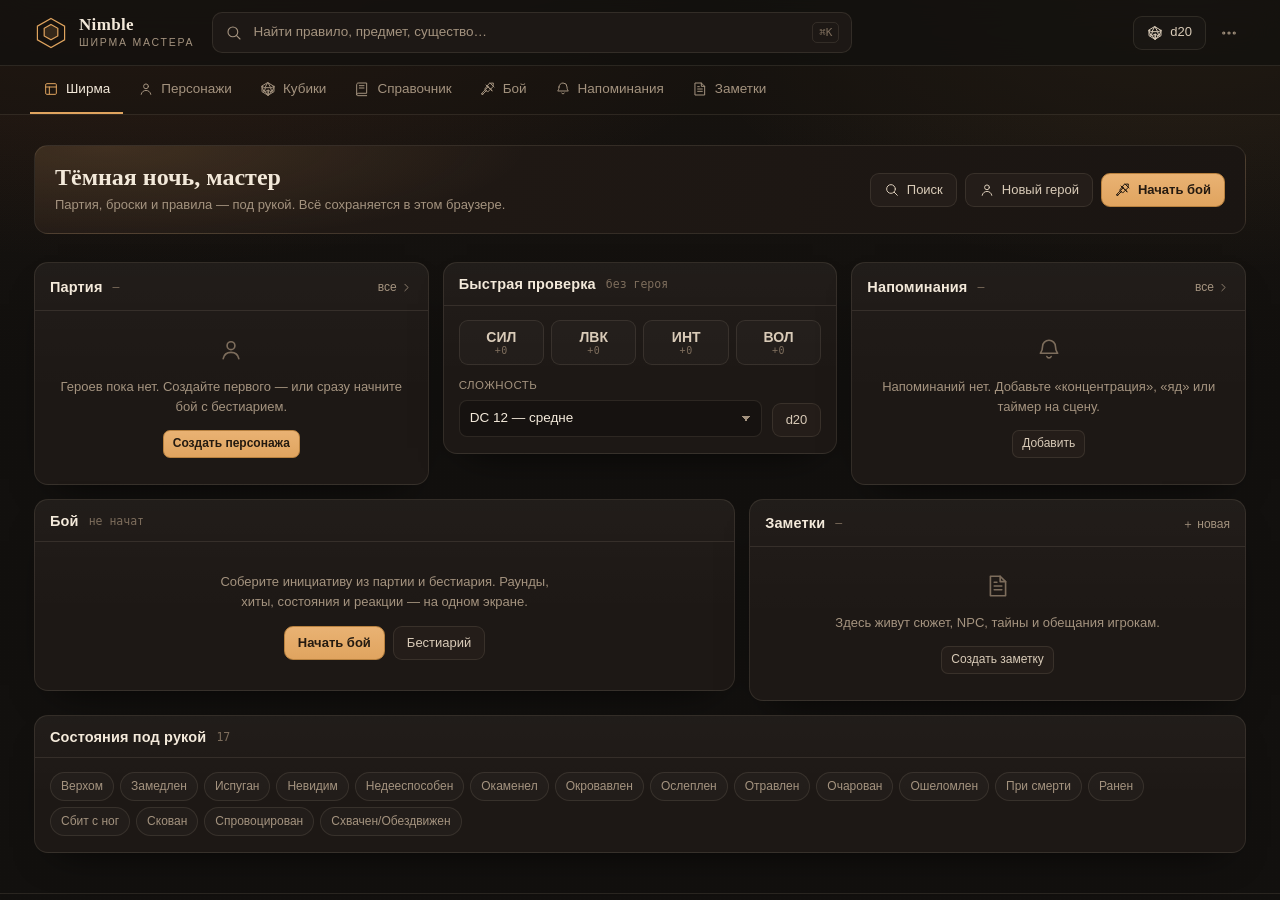
<file: index.html>
<!doctype html>
<html lang="ru">
<head>
  <meta charset="utf-8">
  <meta name="viewport" content="width=device-width, initial-scale=1">
  <title>Nimble — ширма мастера</title>
  <meta http-equiv="refresh" content="0; url=nimble-shirma/">
</head>
<body>
  <p><a href="nimble-shirma/">Открыть ширму мастера Nimble</a></p>
</body>
</html>
</file>
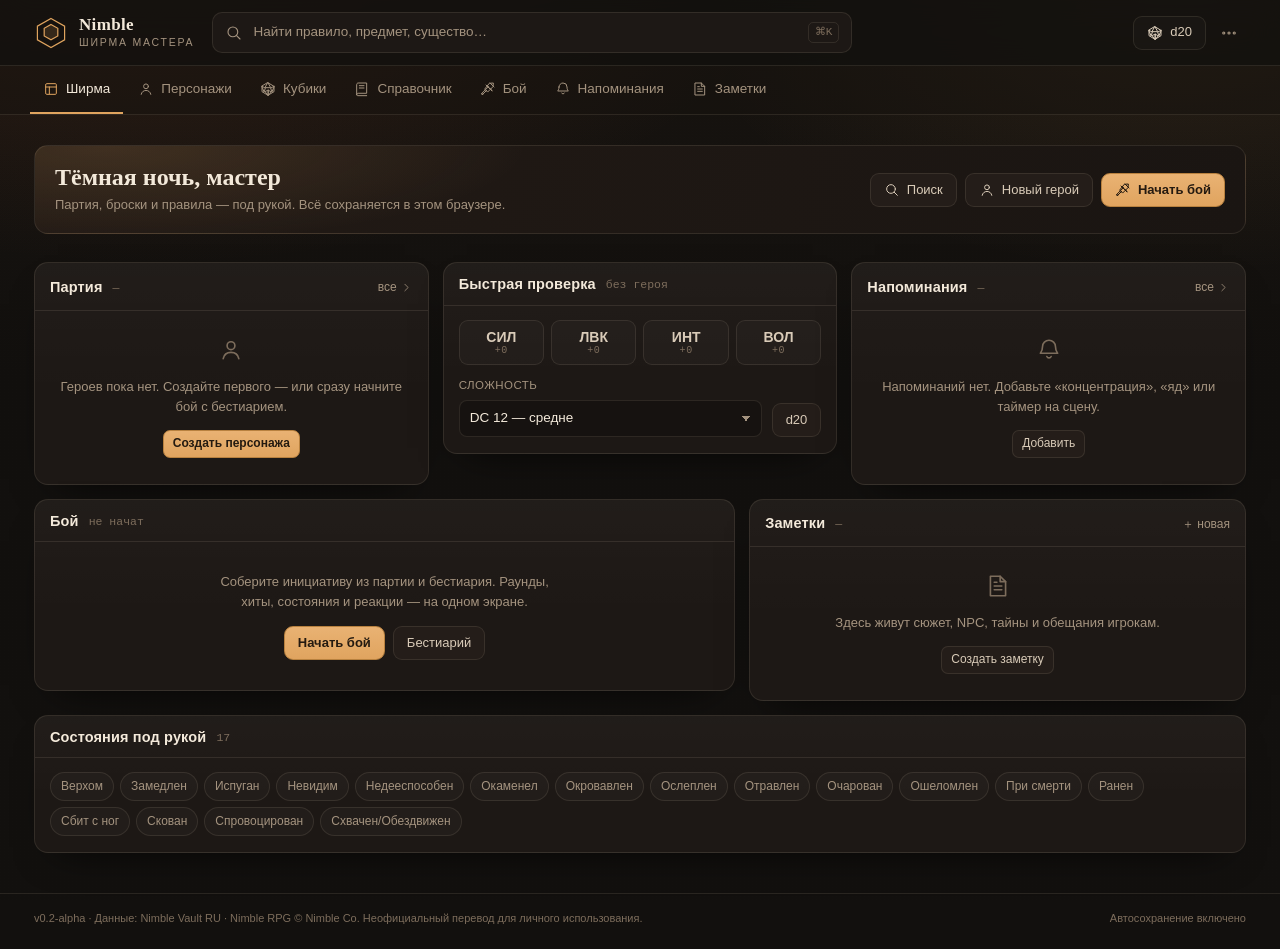
<file: nimble-shirma/index.html>
<!DOCTYPE html>
<html lang="ru">
<head>
<meta charset="utf-8">
<meta name="viewport" content="width=device-width, initial-scale=1">
<title>Nimble — ширма мастера</title>
<meta name="description" content="Ширма мастера для Nimble RPG: персонажи, броски, справочник, бестиарий, трекер боя, напоминания и заметки.">
<link rel="stylesheet" href="styles.css">
</head>
<body>
<svg class="sprite" aria-hidden="true" focusable="false">
  <symbol id="i-screen" viewBox="0 0 24 24"><path d="M4 5.5A1.5 1.5 0 0 1 5.5 4h13A1.5 1.5 0 0 1 20 5.5v13a1.5 1.5 0 0 1-1.5 1.5h-13A1.5 1.5 0 0 1 4 18.5zM4 9h16M9.5 9v10"/></symbol>
  <symbol id="i-user" viewBox="0 0 24 24"><circle cx="12" cy="8" r="3.6"/><path d="M4.8 20c.7-3.7 3.6-5.8 7.2-5.8s6.5 2.1 7.2 5.8"/></symbol>
  <symbol id="i-d20" viewBox="0 0 24 24"><path d="M12 2.6 21 8v8l-9 5.4L3 16V8z"/><path d="m12 2.6 4 7.4H8zM3 8l5 2.6L6.4 16zM21 8l-5 2.6L17.6 16zM12 21.4V13.6l4.4 2.4zM12 21.4 7.6 16 12 13.6z"/></symbol>
  <symbol id="i-book" viewBox="0 0 24 24"><path d="M4 5.2C4 4 5 3 6.2 3H19v15.4H6.2C5 18.4 4 19.4 4 20.6zM4 20.6C4 21.5 5 22 6 22h13"/><path d="M8 7h7M8 10.5h7"/></symbol>
  <symbol id="i-swords" viewBox="0 0 24 24"><path d="m4 20 6-6M4 20H2.6v-1.4L13 8.2M14.6 3.4 20 3l-.4 5.4-8.2 8.2-4-4z"/><path d="m14 10 4 4M9.6 14.4l-4 4M4 20l-1.4-1.4"/><path d="m9 6 9 9M15 3l6 6"/></symbol>
  <symbol id="i-bell" viewBox="0 0 24 24"><path d="M6 9a6 6 0 1 1 12 0c0 4 1.6 5.4 2 6H4c.4-.6 2-2 2-6z"/><path d="M10 18a2.2 2.2 0 0 0 4 0"/></symbol>
  <symbol id="i-note" viewBox="0 0 24 24"><path d="M5 3h9l5 5v13H5z"/><path d="M14 3v5h5M8.5 12h7M8.5 15.5h7M8.5 8.5H11"/></symbol>
  <symbol id="i-search" viewBox="0 0 24 24"><circle cx="10.5" cy="10.5" r="6.5"/><path d="m15.4 15.4 4.6 4.6"/></symbol>
  <symbol id="i-plus" viewBox="0 0 24 24"><path d="M12 5v14M5 12h14"/></symbol>
  <symbol id="i-close" viewBox="0 0 24 24"><path d="m6 6 12 12M18 6 6 18"/></symbol>
  <symbol id="i-chevron" viewBox="0 0 24 24"><path d="m9 6 6 6-6 6"/></symbol>
  <symbol id="i-dots" viewBox="0 0 24 24"><circle cx="5" cy="12" r="1.4"/><circle cx="12" cy="12" r="1.4"/><circle cx="19" cy="12" r="1.4"/></symbol>
  <symbol id="i-trash" viewBox="0 0 24 24"><path d="M4 7h16M9 7V4h6v3M6 7l1 13h10l1-13M10 11v5M14 11v5"/></symbol>
  <symbol id="i-check" viewBox="0 0 24 24"><path d="m4 12.5 5 5L20 6.5"/></symbol>
  <symbol id="i-edit" viewBox="0 0 24 24"><path d="m4 20 4.5-1 10-10-3.5-3.5-10 10zM14 5l3.5 3.5"/></symbol>
  <symbol id="i-shield" viewBox="0 0 24 24"><path d="M12 3 20 6v6c0 5-3.6 7.9-8 9-4.4-1.1-8-4-8-9V6z"/></symbol>
  <symbol id="i-heart" viewBox="0 0 24 24"><path d="M12 20S4 14.6 4 9.4A4.4 4.4 0 0 1 12 6a4.4 4.4 0 0 1 8 3.4C20 14.6 12 20 12 20z"/></symbol>
  <symbol id="i-bolt" viewBox="0 0 24 24"><path d="m13 2-8 12h6l-1 8 9-13h-6z"/></symbol>
  <symbol id="i-menu" viewBox="0 0 24 24"><path d="M4 7h16M4 12h16M4 17h16"/></symbol>
</svg>

<div class="app">
  <header class="topbar">
    <div class="brand">
      <span class="brand-mark" aria-hidden="true">
        <svg viewBox="0 0 40 40"><path d="M20 3 36 12v16L20 37 4 28V12z"/><path d="m20 10 8 4.5v9L20 28l-8-4.5v-9z"/></svg>
      </span>
      <span class="brand-text">
        <strong>Nimble</strong>
        <em>ширма мастера</em>
      </span>
    </div>

    <button class="search-trigger" id="searchTrigger" type="button">
      <svg class="ico" aria-hidden="true"><use href="#i-search"/></svg>
      <span>Найти правило, предмет, существо…</span>
      <kbd>⌘K</kbd>
    </button>

    <div class="top-actions">
      <button class="btn btn-quiet" id="quickD20" type="button" title="Быстрый d20">
        <svg class="ico" aria-hidden="true"><use href="#i-d20"/></svg>
        <span>d20</span>
      </button>
      <div class="menu-wrap">
        <button class="icon-btn" id="dataMenuBtn" type="button" aria-label="Данные и настройки" aria-expanded="false">
          <svg class="ico" aria-hidden="true"><use href="#i-dots"/></svg>
        </button>
        <div class="menu" id="dataMenu" hidden>
          <button type="button" data-action="export">Экспорт всех данных</button>
          <button type="button" data-action="import">Импорт из файла</button>
          <button type="button" data-action="print">Печать ширмы</button>
          <hr>
          <button type="button" class="danger" data-action="reset">Сбросить всё</button>
          <p class="menu-hint">Данные хранятся только в этом браузере.</p>
        </div>
      </div>
    </div>
  </header>

  <nav class="tabs" id="tabs" aria-label="Разделы ширмы">
    <button class="tab is-active" data-tab="screen" type="button"><svg class="ico" aria-hidden="true"><use href="#i-screen"/></svg><span>Ширма</span></button>
    <button class="tab" data-tab="chars" type="button"><svg class="ico" aria-hidden="true"><use href="#i-user"/></svg><span>Персонажи</span></button>
    <button class="tab" data-tab="dice" type="button"><svg class="ico" aria-hidden="true"><use href="#i-d20"/></svg><span>Кубики</span></button>
    <button class="tab" data-tab="ref" type="button"><svg class="ico" aria-hidden="true"><use href="#i-book"/></svg><span>Справочник</span></button>
    <button class="tab" data-tab="combat" type="button"><svg class="ico" aria-hidden="true"><use href="#i-swords"/></svg><span>Бой</span><span class="tab-badge" id="combatBadge" hidden></span></button>
    <button class="tab" data-tab="reminders" type="button"><svg class="ico" aria-hidden="true"><use href="#i-bell"/></svg><span>Напоминания</span><span class="tab-badge" id="remBadge" hidden></span></button>
    <button class="tab" data-tab="notes" type="button"><svg class="ico" aria-hidden="true"><use href="#i-note"/></svg><span>Заметки</span></button>
  </nav>

  <main class="view" id="view"></main>

  <footer class="footer">
    <span>v0.2-alpha · Данные: Nimble Vault RU · Nimble RPG © Nimble Co. Неофициальный перевод для личного использования.</span>
    <span id="saveState">Автосохранение включено</span>
  </footer>
</div>

<div class="drawer" id="drawer" hidden>
  <div class="drawer-scrim" data-close-drawer></div>
  <aside class="drawer-panel" role="dialog" aria-modal="true" aria-labelledby="drawerTitle">
    <button class="icon-btn drawer-close" type="button" aria-label="Закрыть" data-close-drawer><svg class="ico" aria-hidden="true"><use href="#i-close"/></svg></button>
    <div class="drawer-body" id="drawerBody"></div>
  </aside>
</div>

<div class="modal-root" id="modalRoot" hidden></div>

<div class="palette" id="palette" hidden>
  <div class="palette-scrim" data-close-palette></div>
  <div class="palette-box" role="dialog" aria-modal="true" aria-label="Поиск по ширме">
    <div class="palette-input">
      <svg class="ico" aria-hidden="true"><use href="#i-search"/></svg>
      <input id="paletteInput" type="search" aria-label="Поиск по ширме" placeholder="Правило, предмет, существо, заклинание, заметка…" autocomplete="off" spellcheck="false">
      <kbd>Esc</kbd>
    </div>
    <div class="palette-results" id="paletteResults"></div>
    <div class="palette-foot"><span>↑↓ — выбор</span><span>Enter — открыть</span><span>Esc — закрыть</span></div>
  </div>
</div>

<div class="toasts" id="toasts" aria-live="polite" aria-atomic="false"></div>

<input type="file" id="importFile" accept="application/json,.json" hidden>

<script src="data-ru.js"></script>
<script src="app-core.js"></script>
<script src="app-screen.js"></script>
<script src="app-chars.js"></script>
<script src="app-ref.js"></script>
<script src="app-combat.js"></script>
<script src="app-extra.js"></script>
<script src="app-init.js"></script>
</body>
</html>
</file>
<file: nimble-shirma/styles.css>
:root {
  --bg: #12100e;
  --bg-2: #17130f;
  --panel: #1d1815;
  --panel-2: #241d19;
  --panel-3: #2b231e;
  --line: rgba(243, 223, 194, .10);
  --line-strong: rgba(243, 223, 194, .20);
  --ink: #f3e9da;
  --ink-2: #d9cbb8;
  --muted: #a4937f;
  --dim: #7d6d5c;
  --amber: #e0a45f;
  --amber-soft: #f0c38c;
  --amber-dim: rgba(224, 164, 95, .14);
  --ember: #c9683d;
  --green: #93b173;
  --red: #d96a5f;
  --blue: #83a9c9;
  --violet: #a990c9;
  --radius: 14px;
  --radius-sm: 9px;
  --shadow: 0 18px 40px -24px rgba(0, 0, 0, .9);
  --serif: "Iowan Old Style", "Palatino Linotype", Palatino, Georgia, "Times New Roman", serif;
  --sans: -apple-system, BlinkMacSystemFont, "Segoe UI", Roboto, "Helvetica Neue", Arial, sans-serif;
  --mono: "SF Mono", ui-monospace, Menlo, Consolas, monospace;
}

* { box-sizing: border-box; }
[hidden] { display: none !important; }
html { color-scheme: dark; }
body {
  margin: 0;
  min-height: 100vh;
  background:
    radial-gradient(1100px 600px at 12% -10%, rgba(201, 104, 61, .16), transparent 60%),
    radial-gradient(900px 500px at 92% 0%, rgba(224, 164, 95, .10), transparent 55%),
    linear-gradient(180deg, var(--bg-2), var(--bg) 40%);
  color: var(--ink);
  font: 15px/1.55 var(--sans);
  -webkit-font-smoothing: antialiased;
}
body::before {
  content: "";
  position: fixed;
  inset: 0;
  pointer-events: none;
  opacity: .35;
  background-image:
    repeating-linear-gradient(0deg, rgba(255, 255, 255, .014) 0 1px, transparent 1px 3px),
    repeating-linear-gradient(90deg, rgba(255, 255, 255, .010) 0 1px, transparent 1px 4px);
  z-index: 0;
}
.sprite { position: absolute; width: 0; height: 0; overflow: hidden; }
.ico { width: 18px; height: 18px; fill: none; stroke: currentColor; stroke-width: 1.5; stroke-linecap: round; stroke-linejoin: round; flex: 0 0 auto; }
svg.sprite { display: none; }

button, input, select, textarea { font: inherit; color: inherit; }
button { cursor: pointer; }
a { color: var(--amber-soft); }
::selection { background: rgba(224, 164, 95, .30); }
:focus-visible { outline: 2px solid var(--amber); outline-offset: 2px; }

.app { position: relative; z-index: 1; min-height: 100vh; display: flex; flex-direction: column; }

/* ---------- Top bar ---------- */
.topbar {
  position: sticky; top: 0; z-index: 40;
  display: flex; align-items: center; gap: 18px;
  padding: 12px clamp(14px, 3vw, 34px);
  background: rgba(18, 16, 14, .82);
  border-bottom: 1px solid var(--line);
  backdrop-filter: blur(14px);
}
.brand { display: flex; align-items: center; gap: 11px; min-width: 0; }
.brand-mark { width: 34px; height: 34px; color: var(--amber); flex: 0 0 auto; }
.brand-mark svg { width: 100%; height: 100%; fill: none; stroke: currentColor; stroke-width: 1.4; }
.brand-mark svg path:last-child { fill: rgba(224, 164, 95, .16); }
.brand-text { display: flex; flex-direction: column; line-height: 1.1; }
.brand-text strong { font: 600 17px/1 var(--serif); letter-spacing: .02em; }
.brand-text em { font-style: normal; font-size: 10.5px; letter-spacing: .17em; text-transform: uppercase; color: var(--muted); margin-top: 4px; }

.search-trigger {
  display: flex; align-items: center; gap: 10px;
  flex: 1 1 420px; max-width: 640px;
  padding: 9px 12px;
  background: var(--panel); border: 1px solid var(--line); border-radius: 10px;
  color: var(--muted); text-align: left;
  transition: border-color .16s, background .16s;
}
.search-trigger:hover { border-color: var(--line-strong); background: var(--panel-2); color: var(--ink-2); }
.search-trigger span { flex: 1; overflow: hidden; text-overflow: ellipsis; white-space: nowrap; font-size: 13.5px; }
.search-trigger kbd, .palette-input kbd {
  font: 11px/1 var(--mono); color: var(--dim);
  border: 1px solid var(--line); border-radius: 5px; padding: 4px 6px;
}
.top-actions { display: flex; align-items: center; gap: 6px; margin-left: auto; }

/* ---------- Tabs ---------- */
.tabs {
  display: flex; gap: 2px;
  padding: 0 clamp(10px, 3vw, 30px);
  border-bottom: 1px solid var(--line);
  background: rgba(23, 19, 15, .5);
  overflow-x: auto;
  scrollbar-width: none;
}
.tabs::-webkit-scrollbar { display: none; }
.tab {
  position: relative;
  display: inline-flex; align-items: center; gap: 7px;
  padding: 13px 13px 12px;
  background: none; border: 0; border-bottom: 2px solid transparent;
  color: var(--muted); font-size: 13.5px; white-space: nowrap;
}
.tab .ico { width: 16px; height: 16px; }
.tab:hover { color: var(--ink-2); }
.tab.is-active { color: var(--ink); border-bottom-color: var(--amber); }
.tab.is-active .ico { color: var(--amber); }
.tab-badge {
  min-width: 17px; height: 17px; padding: 0 5px;
  display: inline-grid; place-items: center;
  font: 10.5px/1 var(--mono); color: #22180f;
  background: var(--amber); border-radius: 999px;
}

/* ---------- Layout ---------- */
.view { flex: 1; width: 100%; max-width: 1480px; margin: 0 auto; padding: clamp(16px, 2.4vw, 30px) clamp(14px, 3vw, 34px) 40px; }
.page-head { display: flex; align-items: flex-end; gap: 18px; margin: 0 0 20px; flex-wrap: wrap; }
.page-head .eyebrow { font: 11px/1 var(--mono); letter-spacing: .16em; text-transform: uppercase; color: var(--amber); margin: 0 0 7px; }
.page-title { font: 600 clamp(24px, 3vw, 33px)/1.05 var(--serif); margin: 0; letter-spacing: -.01em; }
.page-sub { margin: 7px 0 0; color: var(--muted); font-size: 13.5px; max-width: 70ch; }
.head-actions { display: flex; gap: 8px; margin-left: auto; flex-wrap: wrap; }

.grid { display: grid; gap: 14px; }
.grid-12 { grid-template-columns: repeat(12, minmax(0, 1fr)); }
.col-3 { grid-column: span 3; }
.col-4 { grid-column: span 4; }
.col-5 { grid-column: span 5; }
.col-6 { grid-column: span 6; }
.col-7 { grid-column: span 7; }
.col-8 { grid-column: span 8; }
.col-12 { grid-column: span 12; }

.card {
  background: linear-gradient(180deg, rgba(255, 255, 255, .018), transparent 60%), var(--panel);
  border: 1px solid var(--line);
  border-radius: var(--radius);
  box-shadow: var(--shadow);
  min-width: 0;
}
.card-head { display: flex; align-items: center; gap: 10px; padding: 13px 15px 11px; border-bottom: 1px solid var(--line); }
.card-head h2, .card-head h3 { font: 600 14.5px/1.2 var(--sans); margin: 0; letter-spacing: .01em; }
.card-head .count { font: 11.5px/1 var(--mono); color: var(--dim); }
.card-body { padding: 14px 15px 16px; }
.card-link { margin-left: auto; background: none; border: 0; color: var(--muted); font-size: 12px; display: inline-flex; align-items: center; gap: 3px; padding: 2px 0; }
.card-link:hover { color: var(--amber); }
.card-link .ico { width: 13px; height: 13px; }
.card-flush .card-body { padding: 0; }

/* ---------- Buttons ---------- */
.btn {
  display: inline-flex; align-items: center; justify-content: center; gap: 7px;
  min-height: 34px; padding: 0 13px;
  background: var(--panel-2); border: 1px solid var(--line); border-radius: 9px;
  color: var(--ink-2); font-size: 13px; font-weight: 500;
  transition: background .15s, border-color .15s, color .15s, transform .08s;
}
.btn:hover { background: var(--panel-3); border-color: var(--line-strong); color: var(--ink); }
.btn:active { transform: translateY(1px); }
.btn .ico { width: 16px; height: 16px; }
.btn-primary { background: linear-gradient(180deg, #e9b273, var(--amber)); border-color: #b8813f; color: #241a10; font-weight: 600; }
.btn-primary:hover { background: linear-gradient(180deg, #f2c089, #e5aa65); color: #1d140c; }
.btn-ghost { background: transparent; }
.btn-quiet { background: rgba(255, 255, 255, .02); }
.btn-danger { color: #f0b3ad; border-color: rgba(217, 106, 95, .35); }
.btn-danger:hover { background: rgba(217, 106, 95, .12); }
.btn-sm { min-height: 28px; padding: 0 9px; font-size: 12px; border-radius: 7px; }
.btn-lg { min-height: 40px; padding: 0 18px; font-size: 14px; }
.icon-btn {
  width: 34px; height: 34px; display: inline-grid; place-items: center;
  background: transparent; border: 1px solid transparent; border-radius: 9px; color: var(--muted);
}
.icon-btn:hover { background: var(--panel-2); border-color: var(--line); color: var(--ink); }
.icon-btn.sm { width: 27px; height: 27px; }
.icon-btn.sm .ico { width: 14px; height: 14px; }
.icon-btn.danger:hover { color: var(--red); border-color: rgba(217, 106, 95, .3); }

/* ---------- Chips, tags ---------- */
.chips { display: flex; flex-wrap: wrap; gap: 6px; }
.chip {
  display: inline-flex; align-items: center; gap: 6px;
  min-height: 29px; padding: 0 10px;
  background: rgba(255, 255, 255, .022); border: 1px solid var(--line); border-radius: 999px;
  color: var(--muted); font-size: 12px; white-space: nowrap;
}
.chip:hover { color: var(--ink); border-color: var(--line-strong); }
.chip.is-active { background: var(--amber-dim); border-color: rgba(224, 164, 95, .45); color: var(--amber-soft); }
.chip .n { font: 10.5px/1 var(--mono); color: var(--dim); }
.chip.is-active .n { color: var(--amber); }
.tag {
  display: inline-flex; align-items: center; gap: 5px;
  padding: 2px 7px; border-radius: 6px;
  background: rgba(255, 255, 255, .035);
  border: 1px solid var(--line);
  font-size: 11px; color: var(--muted); white-space: nowrap;
}
.tag.amber { color: var(--amber-soft); border-color: rgba(224, 164, 95, .3); background: var(--amber-dim); }
.tag.red { color: #efb0a9; border-color: rgba(217, 106, 95, .3); background: rgba(217, 106, 95, .10); }
.tag.green { color: #c1d9a8; border-color: rgba(147, 177, 115, .3); background: rgba(147, 177, 115, .10); }
.tag.blue { color: #b0cbe2; border-color: rgba(131, 169, 201, .3); background: rgba(131, 169, 201, .10); }
.tag.violet { color: #cebde4; border-color: rgba(169, 144, 201, .3); background: rgba(169, 144, 201, .10); }

/* ---------- Forms ---------- */
.field { display: flex; flex-direction: column; gap: 5px; min-width: 0; }
.field > label, .field-label { font-size: 11.5px; letter-spacing: .04em; text-transform: uppercase; color: var(--muted); }
.input, input[type="text"], input[type="search"], input[type="number"], input[type="datetime-local"], select, textarea {
  width: 100%; min-height: 36px; padding: 7px 10px;
  background: rgba(0, 0, 0, .22); border: 1px solid var(--line); border-radius: 8px;
  color: var(--ink); font-size: 13.5px;
  transition: border-color .15s, background .15s;
}
textarea { min-height: 90px; resize: vertical; line-height: 1.5; }
input:hover, select:hover, textarea:hover { border-color: var(--line-strong); }
input:focus, select:focus, textarea:focus { outline: none; border-color: rgba(224, 164, 95, .55); background: rgba(0, 0, 0, .3); }
select { appearance: none; background-image: linear-gradient(45deg, transparent 50%, var(--muted) 50%), linear-gradient(135deg, var(--muted) 50%, transparent 50%); background-position: calc(100% - 15px) 15px, calc(100% - 10px) 15px; background-size: 5px 5px; background-repeat: no-repeat; padding-right: 28px; }
.field-row { display: flex; gap: 10px; flex-wrap: wrap; }
.field-row > .field { flex: 1 1 130px; }
.hint { font-size: 11.5px; color: var(--dim); margin: 4px 0 0; }
.check { display: inline-flex; align-items: center; gap: 8px; font-size: 13px; color: var(--ink-2); }
input[type="checkbox"] { width: 15px; height: 15px; accent-color: var(--amber); }
input[type="radio"] { accent-color: var(--amber); }

.searchbar { position: relative; display: flex; align-items: center; }
.searchbar .ico { position: absolute; left: 11px; color: var(--dim); width: 16px; height: 16px; pointer-events: none; }
.searchbar input { padding-left: 35px; }
.searchbar .clear { position: absolute; right: 6px; }

/* ---------- Dashboard ---------- */
.hero {
  position: relative; overflow: hidden;
  display: flex; align-items: center; gap: 20px; flex-wrap: wrap;
  padding: 18px 20px; margin-bottom: 14px;
  border: 1px solid var(--line); border-radius: var(--radius);
  background:
    radial-gradient(600px 140px at 6% 0%, rgba(224, 164, 95, .16), transparent 70%),
    linear-gradient(100deg, #221a15, #1a1512);
}
.hero h1 { font: 600 24px/1.1 var(--serif); margin: 0; }
.hero p { margin: 5px 0 0; color: var(--muted); font-size: 13px; }
.hero-actions { margin-left: auto; display: flex; gap: 8px; flex-wrap: wrap; }

.party-row { display: flex; align-items: center; gap: 11px; padding: 10px 15px; border-bottom: 1px solid var(--line); }
.party-row:last-child { border-bottom: 0; }
.avatar {
  width: 34px; height: 34px; flex: 0 0 auto; border-radius: 50%;
  display: grid; place-items: center;
  background: var(--panel-3); border: 1px solid var(--line);
  font: 600 13px/1 var(--serif); color: var(--amber-soft);
}
.party-main { flex: 1; min-width: 0; }
.party-name { display: flex; align-items: baseline; gap: 8px; font-size: 13.5px; }
.party-name b { font-weight: 600; overflow: hidden; text-overflow: ellipsis; white-space: nowrap; }
.party-name span { color: var(--dim); font-size: 11.5px; white-space: nowrap; }
.party-stats { display: flex; gap: 10px; align-items: center; margin-top: 5px; font: 11px/1 var(--mono); color: var(--muted); }
.hp-bar { position: relative; height: 6px; border-radius: 99px; background: rgba(255, 255, 255, .07); overflow: hidden; margin-top: 6px; }
.hp-fill { position: absolute; inset: 0 auto 0 0; background: linear-gradient(90deg, #7d9c5d, #a6c47f); border-radius: 99px; transition: width .3s; }
.hp-fill.warn { background: linear-gradient(90deg, #c08a3f, #e0a45f); }
.hp-fill.crit { background: linear-gradient(90deg, #a94b42, #d96a5f); }
.hp-fill.mana { background: linear-gradient(90deg, #4f7396, #83a9c9); }

.quick-rolls { display: grid; grid-template-columns: repeat(4, 1fr); gap: 7px; }
.qroll {
  display: flex; flex-direction: column; align-items: center; gap: 2px;
  padding: 9px 5px 8px; border-radius: 9px;
  background: rgba(255, 255, 255, .025); border: 1px solid var(--line);
  color: var(--ink-2);
}
.qroll:hover { border-color: rgba(224, 164, 95, .45); background: var(--amber-dim); color: var(--ink); }
.qroll b { font: 600 14px/1 var(--sans); }
.qroll span { font: 10px/1 var(--mono); color: var(--dim); letter-spacing: .06em; }

.dash-list { display: flex; flex-direction: column; }
.dash-item { display: flex; gap: 10px; align-items: flex-start; padding: 9px 15px; border-bottom: 1px solid var(--line); font-size: 13px; }
.dash-item:last-child { border-bottom: 0; }
.dash-item .dot { width: 5px; height: 5px; border-radius: 50%; background: var(--amber); margin-top: 8px; flex: 0 0 auto; }
.dash-item time { margin-left: auto; color: var(--dim); font: 10.5px/1.6 var(--mono); white-space: nowrap; }

/* ---------- Empty state ---------- */
.empty { text-align: center; padding: 26px 18px; color: var(--muted); }
.empty .ico { width: 26px; height: 26px; color: var(--dim); margin-bottom: 8px; }
.empty p { margin: 0 0 10px; font-size: 13px; }
.empty .btn { margin-top: 2px; }

/* ---------- Character cards ---------- */
.char-grid { display: grid; grid-template-columns: repeat(auto-fill, minmax(290px, 1fr)); gap: 14px; }
.char-card { position: relative; padding: 15px; }
.char-card .top { display: flex; gap: 11px; align-items: flex-start; }
.char-card h3 { margin: 0; font: 600 17px/1.15 var(--serif); }
.char-card .meta { color: var(--muted); font-size: 12px; margin-top: 3px; }
.char-card .res { display: flex; gap: 14px; margin-top: 12px; font-size: 11.5px; color: var(--muted); }
.char-card .res b { font: 600 15px/1 var(--mono); color: var(--ink); }
.char-card .char-note { margin: 9px 0 0; color: var(--dim); font-size: 11.5px; overflow: hidden; text-overflow: ellipsis; white-space: nowrap; }
.char-actions { display: flex; gap: 6px; margin-top: 12px; }

.stat-grid { display: grid; grid-template-columns: repeat(4, 1fr); gap: 8px; }
.stat {
  position: relative; padding: 9px 8px 8px; border-radius: 10px; text-align: center;
  background: rgba(255, 255, 255, .022); border: 1px solid var(--line);
}
.stat .k { font: 10.5px/1 var(--mono); letter-spacing: .1em; color: var(--dim); }
.stat .v { font: 600 21px/1.15 var(--mono); color: var(--ink); margin: 3px 0 2px; }
.stat .roll { font-size: 10px; color: var(--dim); }
button.stat { cursor: pointer; width: 100%; }
button.stat:hover { border-color: rgba(224, 164, 95, .45); background: var(--amber-dim); }

.sheet-grid { display: grid; grid-template-columns: 1.05fr .95fr; gap: 14px; align-items: start; }
.sheet-block { margin-bottom: 12px; }
.sheet-block:last-child { margin-bottom: 0; }
.sheet-h { display: flex; align-items: center; gap: 8px; margin: 0 0 8px; font: 600 13px/1.2 var(--sans); color: var(--ink-2); }
.sheet-h .line { flex: 1; height: 1px; background: var(--line); }

.skill-line { display: flex; align-items: center; gap: 8px; padding: 6px 8px; border-radius: 7px; font-size: 12.5px; }
.skill-line:hover { background: rgba(255, 255, 255, .03); }
.skill-line .nm { flex: 1; }
.skill-line .st { font: 10.5px/1 var(--mono); color: var(--dim); }
.skill-line .pts { font: 12px/1 var(--mono); color: var(--amber-soft); min-width: 18px; text-align: right; }
.skill-line button { background: none; border: 0; color: var(--muted); font-size: 12px; padding: 3px 5px; }

.track { display: flex; align-items: center; gap: 5px; }
.track .box { flex: 1; display: flex; gap: 4px; }
.pip { flex: 1; height: 22px; border-radius: 5px; border: 1px solid var(--line); background: rgba(255, 255, 255, .025); }
.pip.on { background: linear-gradient(180deg, #c98852, #a8663a); border-color: #8f542f; }
.pip.wound.on { background: linear-gradient(180deg, #d96a5f, #a94b42); border-color: #8c3b34; }
.pip.mana.on { background: linear-gradient(180deg, #83a9c9, #4f7396); border-color: #3e6280; }

.hp-edit { display: flex; align-items: center; gap: 6px; }
.hp-edit input { width: 74px; text-align: center; font-family: var(--mono); }
.hp-big { font: 600 30px/1 var(--mono); letter-spacing: -.02em; }
.hp-big small { font-size: 13px; color: var(--dim); }

.weapon-line { display: flex; align-items: center; gap: 8px; padding: 7px 0; border-bottom: 1px solid var(--line); font-size: 12.5px; }
.weapon-line:last-child { border-bottom: 0; }
.weapon-line .dmg { font: 12px/1 var(--mono); color: var(--amber-soft); white-space: nowrap; }
.weapon-line .nm { flex: 1; min-width: 0; overflow: hidden; text-overflow: ellipsis; white-space: nowrap; }

/* ---------- Dice ---------- */
.dice-layout { display: grid; grid-template-columns: 1.15fr .85fr; gap: 14px; align-items: start; }
.dice-tray { display: grid; grid-template-columns: repeat(5, 1fr); gap: 7px; }
.die-btn {
  padding: 11px 4px 9px; border-radius: 10px;
  background: rgba(255, 255, 255, .025); border: 1px solid var(--line);
  display: flex; flex-direction: column; align-items: center; gap: 3px;
}
.die-btn b { font: 600 16px/1 var(--mono); }
.die-btn span { font: 10px/1 var(--sans); color: var(--dim); }
.die-btn:hover { border-color: rgba(224, 164, 95, .5); background: var(--amber-dim); }
.die-btn.is-chosen { border-color: var(--amber); background: var(--amber-dim); color: var(--amber-soft); }

.dice-row { display: flex; gap: 10px; align-items: flex-end; flex-wrap: wrap; margin-top: 12px; }
.dice-row .field { flex: 0 1 90px; }
.dice-row .field.grow { flex: 1 1 180px; }
.adv-toggle { display: inline-flex; border: 1px solid var(--line); border-radius: 8px; overflow: hidden; }
.adv-toggle button { background: transparent; border: 0; padding: 8px 10px; color: var(--muted); font-size: 12px; }
.adv-toggle button + button { border-left: 1px solid var(--line); }
.adv-toggle button.on { background: var(--amber-dim); color: var(--amber-soft); }

.roll-result { margin-top: 14px; padding: 14px; border-radius: 11px; border: 1px solid var(--line); background: rgba(0, 0, 0, .18); }
.roll-result .total { font: 600 38px/1 var(--mono); letter-spacing: -.03em; }
.roll-result .total.crit { color: var(--amber); }
.roll-result .total.miss { color: var(--red); }
.roll-result .detail { color: var(--muted); font: 12px/1.6 var(--mono); margin-top: 6px; word-break: break-word; }
.roll-result .verdict { margin-top: 7px; font-size: 12.5px; }
.roll-result .verdict b { color: var(--amber-soft); }

.rolls { display: flex; flex-direction: column; }
.roll-item { display: flex; align-items: baseline; gap: 9px; padding: 8px 15px; border-bottom: 1px solid var(--line); font-size: 12.5px; }
.roll-item:last-child { border-bottom: 0; }
.roll-item .t { color: var(--dim); font: 10px/1.4 var(--mono); white-space: nowrap; }
.roll-item .lbl { flex: 1; min-width: 0; overflow: hidden; text-overflow: ellipsis; white-space: nowrap; color: var(--muted); }
.roll-item .val { font: 600 14px/1 var(--mono); color: var(--ink); }
.roll-item .val.crit { color: var(--amber); }

/* ---------- Reference ---------- */
.ref-layout { display: grid; grid-template-columns: 340px 1fr; gap: 14px; align-items: start; }
.ref-list { max-height: calc(100vh - 250px); overflow: auto; }
.ref-row {
  display: flex; gap: 9px; align-items: flex-start; width: 100%;
  padding: 10px 13px; border: 0; border-bottom: 1px solid var(--line);
  background: none; text-align: left;
}
.ref-row:hover { background: rgba(255, 255, 255, .03); }
.ref-row.is-active { background: var(--amber-dim); box-shadow: inset 2px 0 0 var(--amber); }
.ref-row .nm { font-size: 13px; color: var(--ink-2); line-height: 1.3; }
.ref-row .sub { font-size: 11px; color: var(--dim); margin-top: 3px; }
.ref-row .ty { margin-left: auto; font: 9.5px/1 var(--mono); letter-spacing: .08em; text-transform: uppercase; color: var(--dim); padding-top: 4px; white-space: nowrap; }

.entry h2 { font: 600 25px/1.12 var(--serif); margin: 0 0 4px; }
.entry .entry-meta { display: flex; flex-wrap: wrap; gap: 6px; margin: 0 0 13px; }
.entry .lede { color: var(--muted); font-size: 13px; margin: 0 0 12px; }
.entry h3 { font: 600 13px/1.2 var(--sans); margin: 17px 0 7px; color: var(--amber-soft); letter-spacing: .03em; }
.entry p { margin: 0 0 9px; font-size: 13.5px; color: var(--ink-2); }
.entry ul { margin: 0 0 10px; padding-left: 18px; font-size: 13.5px; color: var(--ink-2); }
.entry li { margin: 3px 0; }
.entry .kv { display: grid; grid-template-columns: 118px 1fr; gap: 5px 12px; font-size: 13px; }
.entry .kv dt { color: var(--dim); }
.entry .kv dd { margin: 0; }
.entry .action { padding: 9px 0; border-bottom: 1px dashed var(--line); font-size: 13px; }
.entry .action:last-child { border-bottom: 0; }
.entry .action b { color: var(--ink); }
.entry .action .d { color: var(--ink-2); }
.entry .statline { display: flex; flex-wrap: wrap; gap: 6px; margin-bottom: 12px; }
.entry .quote { padding: 9px 12px; border-left: 2px solid rgba(224, 164, 95, .45); background: rgba(224, 164, 95, .05); color: var(--ink-2); font-size: 12.5px; }

/* ---------- Combat ---------- */
.combat-toolbar { display: flex; align-items: center; gap: 10px; flex-wrap: wrap; padding: 12px 15px; border-bottom: 1px solid var(--line); }
.round { display: flex; align-items: baseline; gap: 7px; }
.round b { font: 600 20px/1 var(--mono); }
.round span { font: 10.5px/1 var(--mono); letter-spacing: .1em; text-transform: uppercase; color: var(--dim); }
.combat-list { display: flex; flex-direction: column; }
.combatant {
  position: relative; display: grid; grid-template-columns: 44px 1fr auto; gap: 12px;
  padding: 11px 15px; border-bottom: 1px solid var(--line);
}
.combatant:last-child { border-bottom: 0; }
.combatant.is-current { background: linear-gradient(90deg, rgba(224, 164, 95, .13), transparent 55%); box-shadow: inset 2px 0 0 var(--amber); }
.combatant.is-down { opacity: .55; }
.init {
  width: 40px; height: 40px; border-radius: 10px; display: grid; place-items: center;
  background: rgba(0, 0, 0, .25); border: 1px solid var(--line);
  font: 600 17px/1 var(--mono); color: var(--ink-2);
}
.is-current .init { background: var(--amber); border-color: #b8813f; color: #241a10; }
.cname { display: flex; align-items: center; gap: 7px; flex-wrap: wrap; font-size: 14px; }
.cname b { font-weight: 600; }
.cname .lvl { font: 10.5px/1 var(--mono); color: var(--dim); }
.cstats { display: flex; align-items: center; gap: 9px; margin-top: 3px; font: 11px/1 var(--mono); color: var(--muted); flex-wrap: wrap; }
.cstats .armor { color: var(--blue); }
.combatant .cbar { max-width: 290px; margin-top: 6px; }
.conds { display: flex; flex-wrap: wrap; gap: 4px; margin-top: 6px; }
.cond-chip {
  display: inline-flex; align-items: center; gap: 4px;
  padding: 2px 6px; border-radius: 5px; font-size: 10.5px;
  background: rgba(217, 106, 95, .14); border: 1px solid rgba(217, 106, 95, .25); color: #efb0a9;
  cursor: pointer;
}
.cond-chip:hover { background: rgba(217, 106, 95, .25); }
.cond-chip::after { content: "×"; opacity: .6; }
.cside { display: flex; flex-direction: column; align-items: flex-end; gap: 6px; }
.hp-quick { display: flex; align-items: center; gap: 6px; flex-wrap: wrap; justify-content: flex-end; }
.hp-quick > span { font-size: 11px; white-space: nowrap; }
.hp-quick input { width: 64px; min-height: 30px; text-align: center; font-family: var(--mono); }
.hp-quick .hp-btns { display: flex; align-items: center; gap: 6px; flex-wrap: wrap; }
.btn-green { background: rgba(147, 177, 115, .12); border-color: rgba(147, 177, 115, .35); color: #c9e0ac; }
.btn-green:hover { background: rgba(147, 177, 115, .22); color: #e0f0c6; }
.actions-pips { display: flex; gap: 3px; align-items: center; }
.actions-pips .acts-label { margin-right: 2px; }
.apip { width: 16px; height: 8px; border-radius: 3px; background: rgba(255, 255, 255, .08); border: 1px solid var(--line); }
.apip.on { background: var(--amber); border-color: #b8813f; }

.combat-empty { padding: 30px 20px; text-align: center; }
.combat-empty p { color: var(--muted); max-width: 46ch; margin: 0 auto 14px; font-size: 13px; }
.combat-setup { display: grid; grid-template-columns: 1fr 1fr; gap: 12px; }

/* ---------- Reminders ---------- */
.rem-layout { display: grid; grid-template-columns: 1.2fr .8fr; gap: 14px; align-items: start; }
.rem-list { display: flex; flex-direction: column; }
.reminder {
  display: flex; gap: 11px; align-items: flex-start;
  padding: 12px 15px; border-bottom: 1px solid var(--line);
}
.reminder:last-child { border-bottom: 0; }
.reminder.overdue { background: rgba(217, 106, 95, .06); }
.reminder.done { opacity: .45; }
.rem-check { width: 18px; height: 18px; margin-top: 2px; border: 1px solid var(--line-strong); border-radius: 5px; background: transparent; display: grid; place-items: center; flex: 0 0 auto; }
.rem-check:hover { border-color: var(--amber); }
.rem-check .ico { width: 11px; height: 11px; color: var(--amber); opacity: 0; }
.reminder.done .rem-check .ico { opacity: 1; }
.rem-main { flex: 1; min-width: 0; }
.rem-text { font-size: 13.5px; }
.reminder.done .rem-text { text-decoration: line-through; }
.rem-meta { display: flex; flex-wrap: wrap; gap: 6px; align-items: center; margin-top: 4px; font: 10.5px/1.4 var(--mono); color: var(--dim); }
.rem-time { color: var(--amber-soft); }
.rem-time.overdue { color: var(--red); }
.rem-actions { display: flex; gap: 2px; }
.rem-actions .icon-btn { width: 26px; height: 26px; }
.rem-actions .ico { width: 13px; height: 13px; }
.rem-form { display: flex; flex-direction: column; gap: 10px; }

/* ---------- Notes ---------- */
.notes-layout { display: grid; grid-template-columns: 300px 1fr; gap: 14px; align-items: start; }
.notes-side { display: flex; flex-direction: column; max-height: calc(100vh - 230px); }
.notes-search { padding: 10px 12px; border-bottom: 1px solid var(--line); }
.notes-list { overflow: auto; }
.note-item { display: block; width: 100%; text-align: left; padding: 10px 13px; border: 0; border-bottom: 1px solid var(--line); background: none; }
.note-item:hover { background: rgba(255, 255, 255, .03); }
.note-item.is-active { background: var(--amber-dim); box-shadow: inset 2px 0 0 var(--amber); }
.note-item b { display: block; font-size: 13px; font-weight: 600; color: var(--ink-2); overflow: hidden; text-overflow: ellipsis; white-space: nowrap; }
.note-item span { display: block; font-size: 11px; color: var(--dim); margin-top: 3px; overflow: hidden; text-overflow: ellipsis; white-space: nowrap; }
.note-item time { display: block; font: 10px/1.4 var(--mono); color: var(--dim); margin-top: 4px; }

.editor { display: flex; flex-direction: column; min-height: 440px; }
.editor-head { display: flex; gap: 8px; align-items: center; padding: 11px 13px; border-bottom: 1px solid var(--line); }
.editor-title { flex: 1; background: none; border: 0; font: 600 20px/1.2 var(--serif); color: var(--ink); padding: 2px 0; min-height: 30px; }
.editor-title:focus { outline: none; }
.editor-tools { display: flex; flex-wrap: wrap; gap: 2px; padding: 7px 9px; border-bottom: 1px solid var(--line); background: rgba(0, 0, 0, .14); }
.tool {
  min-width: 30px; height: 28px; padding: 0 7px; border-radius: 6px;
  background: transparent; border: 1px solid transparent; color: var(--muted);
  display: inline-grid; place-items: center; font-size: 12.5px;
}
.tool:hover { background: var(--panel-3); color: var(--ink); border-color: var(--line); }
.tool b, .tool i, .tool u { pointer-events: none; }
.tool-sep { width: 1px; height: 18px; background: var(--line); margin: 5px 4px; }
.note-body {
  flex: 1; min-height: 340px; padding: 16px 18px;
  font-size: 14px; line-height: 1.7; color: var(--ink-2);
  outline: none; overflow-wrap: break-word;
}
.note-body:empty::before { content: attr(data-placeholder); color: var(--dim); }
.note-body h1, .note-body h2, .note-body h3 { font-family: var(--serif); color: var(--ink); margin: .8em 0 .35em; line-height: 1.2; }
.note-body h1 { font-size: 24px; } .note-body h2 { font-size: 19px; } .note-body h3 { font-size: 16px; }
.note-body p { margin: 0 0 .65em; }
.note-body ul, .note-body ol { margin: 0 0 .8em; padding-left: 22px; }
.note-body blockquote { margin: .6em 0; padding: 6px 12px; border-left: 2px solid rgba(224, 164, 95, .5); background: rgba(224, 164, 95, .05); color: var(--muted); }
.note-body b, .note-body strong { color: var(--ink); }
.note-body a { color: var(--amber-soft); }
.editor-foot { display: flex; gap: 10px; align-items: center; padding: 8px 13px; border-top: 1px solid var(--line); font-size: 11px; color: var(--dim); }
.editor-foot .saved { margin-left: auto; color: var(--green); }

/* ---------- Drawer ---------- */
.drawer { position: fixed; inset: 0; z-index: 60; }
.drawer-scrim { position: absolute; inset: 0; background: rgba(8, 6, 5, .6); backdrop-filter: blur(2px); }
.drawer-panel {
  position: absolute; top: 0; right: 0; bottom: 0; width: min(560px, 94vw);
  background: var(--panel);
  border-left: 1px solid var(--line-strong);
  box-shadow: -30px 0 60px -30px #000;
  overflow: auto;
  animation: slideIn .22s ease;
}
@keyframes slideIn { from { transform: translateX(30px); opacity: .4; } to { transform: none; opacity: 1; } }
.drawer-body { padding: 24px 22px 40px; }
.drawer-close { position: sticky; top: 10px; margin-left: auto; display: grid; z-index: 2; background: var(--panel-2); }

/* ---------- Modal ---------- */
.modal-root { position: fixed; inset: 0; z-index: 70; display: grid; place-items: center; padding: 18px; }
.modal-scrim { position: absolute; inset: 0; background: rgba(8, 6, 5, .68); backdrop-filter: blur(3px); }
.modal {
  position: relative; width: min(720px, 96vw); max-height: 90vh; overflow: auto;
  background: var(--panel); border: 1px solid var(--line-strong); border-radius: 16px;
  box-shadow: 0 40px 90px -30px #000;
  animation: pop .18s ease;
}
.modal.wide { width: min(980px, 96vw); }
@keyframes pop { from { transform: translateY(8px) scale(.99); opacity: .5; } to { transform: none; opacity: 1; } }
.modal-head { display: flex; align-items: center; gap: 12px; padding: 16px 18px 13px; border-bottom: 1px solid var(--line); position: sticky; top: 0; background: var(--panel); z-index: 2; }
.modal-head h2 { margin: 0; font: 600 19px/1.2 var(--serif); }
.modal-head .icon-btn { margin-left: auto; }
.modal-body { padding: 16px 18px; }
.modal-foot { display: flex; gap: 8px; align-items: center; padding: 12px 18px; border-top: 1px solid var(--line); position: sticky; bottom: 0; background: var(--panel); }
.modal-foot .spacer { flex: 1; }

.steps { display: flex; gap: 6px; margin: 0 0 16px; }
.step { flex: 1; padding-top: 7px; border-top: 2px solid var(--line); font-size: 11px; color: var(--dim); }
.step.on { border-top-color: var(--amber); color: var(--amber-soft); }
.step.done { border-top-color: rgba(224, 164, 95, .45); color: var(--muted); }

.pick-grid { display: grid; grid-template-columns: repeat(auto-fill, minmax(155px, 1fr)); gap: 7px; }
.pick {
  padding: 9px 10px; border-radius: 9px; text-align: left;
  background: rgba(255, 255, 255, .02); border: 1px solid var(--line);
}
.pick:hover { border-color: var(--line-strong); }
.pick.is-active { border-color: var(--amber); background: var(--amber-dim); }
.pick b { display: block; font-size: 12.5px; font-weight: 600; }
.pick span { display: block; font-size: 10.5px; color: var(--dim); margin-top: 2px; }

.attr-assign { display: grid; grid-template-columns: repeat(4, 1fr); gap: 8px; }
.attr-box { padding: 9px; border: 1px solid var(--line); border-radius: 9px; text-align: center; background: rgba(255, 255, 255, .02); }
.attr-box .k { font: 10px/1 var(--mono); letter-spacing: .1em; color: var(--dim); }
.attr-box select { margin-top: 6px; text-align: center; font-family: var(--mono); font-size: 15px; }

/* ---------- Palette ---------- */
.palette { position: fixed; inset: 0; z-index: 80; display: flex; align-items: flex-start; justify-content: center; padding: 10vh 16px 16px; }
.palette-scrim { position: absolute; inset: 0; background: rgba(8, 6, 5, .68); backdrop-filter: blur(4px); }
.palette-box { position: relative; width: min(680px, 96vw); background: var(--panel); border: 1px solid var(--line-strong); border-radius: 14px; box-shadow: 0 40px 90px -30px #000; overflow: hidden; }
.palette-input { display: flex; align-items: center; gap: 10px; padding: 12px 14px; border-bottom: 1px solid var(--line); }
.palette-input .ico { color: var(--amber); }
.palette-input input { flex: 1; background: none; border: 0; min-height: 30px; font-size: 16px; padding: 0; }
.palette-input input:focus { outline: none; }
.palette-results { max-height: 54vh; overflow: auto; }
.p-result { display: flex; align-items: center; gap: 10px; width: 100%; padding: 10px 14px; border: 0; border-bottom: 1px solid var(--line); background: none; text-align: left; }
.p-result:hover, .p-result.is-active { background: var(--amber-dim); }
.p-result .nm { font-size: 13.5px; color: var(--ink-2); }
.p-result .nm mark { background: rgba(224, 164, 95, .28); color: var(--amber-soft); border-radius: 2px; padding: 0 1px; }
.p-result .sub { font-size: 10.5px; color: var(--dim); margin-top: 2px; }
.p-result .ty { margin-left: auto; font: 9.5px/1 var(--mono); letter-spacing: .08em; text-transform: uppercase; color: var(--dim); }
.palette-foot { display: flex; gap: 14px; padding: 7px 14px; border-top: 1px solid var(--line); font: 10px/1.4 var(--mono); color: var(--dim); }
.palette-empty { padding: 22px 16px; text-align: center; color: var(--muted); font-size: 12.5px; }

/* ---------- Menu ---------- */
.menu-wrap { position: relative; }
.menu {
  position: absolute; right: 0; top: calc(100% + 7px); width: 236px; z-index: 50;
  background: var(--panel-2); border: 1px solid var(--line-strong); border-radius: 11px;
  padding: 5px; box-shadow: 0 24px 50px -20px #000;
}
.menu button { display: block; width: 100%; text-align: left; padding: 8px 10px; border: 0; border-radius: 7px; background: none; font-size: 12.5px; color: var(--ink-2); }
.menu button:hover { background: rgba(255, 255, 255, .05); }
.menu button.danger { color: #efb0a9; }
.menu hr { border: 0; border-top: 1px solid var(--line); margin: 5px 3px; }
.menu-hint { margin: 6px 10px 5px; font-size: 10.5px; color: var(--dim); line-height: 1.4; }

/* ---------- Toasts ---------- */
.toasts { position: fixed; right: 16px; bottom: 16px; z-index: 90; display: flex; flex-direction: column; gap: 8px; max-width: min(360px, calc(100vw - 32px)); }
.toast {
  display: flex; gap: 9px; align-items: flex-start;
  padding: 10px 12px; border-radius: 10px;
  background: var(--panel-3); border: 1px solid var(--line-strong);
  box-shadow: 0 16px 36px -16px #000;
  font-size: 12.5px; color: var(--ink-2);
  animation: toastIn .2s ease;
}
@keyframes toastIn { from { transform: translateY(8px); opacity: 0; } to { transform: none; opacity: 1; } }
.toast .ico { color: var(--amber); margin-top: 1px; }
.toast b { color: var(--ink); }

/* ---------- Footer ---------- */
.footer { display: flex; gap: 14px; justify-content: space-between; flex-wrap: wrap; padding: 16px clamp(14px, 3vw, 34px) 22px; border-top: 1px solid var(--line); color: var(--dim); font-size: 11px; }


/* ---------- Print cards ---------- */
.print-sheet { max-width: 560px; margin: 0 auto; padding: 18px 20px 20px; background: #fff; color: #16130f; border: 1px solid #000; border-radius: 12px; font-family: var(--serif); }
.print-sheet .card-h { font-size: 26px; font-weight: 600; line-height: 1.1; margin: 0 0 4px; }
.print-sheet .card-sub { font-size: 12px; letter-spacing: .04em; text-transform: uppercase; color: #6b5d4d; border-bottom: 2px solid #16130f; padding-bottom: 8px; margin-bottom: 12px; }
.print-sheet .card-stats { display: grid; grid-template-columns: repeat(4, minmax(0,1fr)); gap: 8px; margin-bottom: 12px; }
.print-sheet .card-stats > div { border: 1px solid #a9957c; border-radius: 8px; padding: 6px 8px; }
.print-sheet .card-stats span { display: block; font-size: 10px; text-transform: uppercase; letter-spacing: .06em; color: #6b5d4d; }
.print-sheet .card-stats b { font-size: 16px; font-family: var(--mono); }
.print-sheet .card-sec { margin-top: 10px; }
.print-sheet .card-sec h4 { font-size: 11px; letter-spacing: .1em; text-transform: uppercase; color: #6b5d4d; margin: 0 0 6px; }
.print-sheet .card-sec p, .print-sheet .card-sec li { margin: 0 0 6px; font-size: 13.5px; line-height: 1.5; color: #1c1a17; }
.print-sheet .card-sec b { font-weight: 700; }
@media print {
  .print-sheet { border:none; border-radius:0; max-width:none; padding:0; }
  .print-sheet .card-stats > div { break-inside: avoid; }
}

/* ---------- Utility ---------- */
.muted { color: var(--muted); }
.dim { color: var(--dim); }
.mono { font-family: var(--mono); }
.serif { font-family: var(--serif); }
.small { font-size: 11.5px; }
.right { text-align: right; }
.grow { flex: 1; }
.row { display: flex; gap: 8px; align-items: center; flex-wrap: wrap; }
.stack { display: flex; flex-direction: column; gap: 10px; }
.mt-8 { margin-top: 8px; } .mt-12 { margin-top: 12px; } .mt-16 { margin-top: 16px; }
.mb-0 { margin-bottom: 0; }
.nowrap { white-space: nowrap; }
.hidden { display: none !important; }
hr.sep { border: 0; border-top: 1px solid var(--line); margin: 14px 0; }
.subhead { display: flex; align-items: center; gap: 8px; margin: 0 0 9px; font: 600 12px/1.2 var(--sans); color: var(--muted); text-transform: uppercase; letter-spacing: .08em; }

/* ---------- Responsive ---------- */
@media (max-width: 1100px) {
  .col-3, .col-4, .col-5 { grid-column: span 6; }
  .col-7, .col-8 { grid-column: span 12; }
  .sheet-grid, .dice-layout, .rem-layout { grid-template-columns: 1fr; }
  .ref-layout { grid-template-columns: 290px 1fr; }
  .combat-setup { grid-template-columns: 1fr; }
}
@media (max-width: 820px) {
  .topbar { gap: 10px; flex-wrap: wrap; padding: 10px 14px; }
  .brand-text em { display: none; }
  .search-trigger { order: 3; flex: 1 1 100%; max-width: none; }
  .search-trigger kbd { display: none; }
  .tabs { padding: 0 6px; }
  .tab { padding: 11px 9px; font-size: 12.5px; }
  .tab span:not(.tab-badge) { display: none; }
  .tab .ico { width: 18px; height: 18px; }
  .tab.is-active span:not(.tab-badge) { display: inline; }
  .col-3, .col-4, .col-5, .col-6, .col-7, .col-8 { grid-column: span 12; }
  .ref-layout { grid-template-columns: 1fr; }
  .ref-list { max-height: 320px; }
  .notes-layout { grid-template-columns: 1fr; }
  .notes-side { max-height: 260px; }
  .quick-rolls { grid-template-columns: repeat(4, 1fr); }
  .dice-tray { grid-template-columns: repeat(5, 1fr); }
  .page-head { gap: 10px; }
  .head-actions { margin-left: 0; width: 100%; }
  .combatant { grid-template-columns: 38px 1fr; }
  .cside { grid-column: 2; flex-direction: row; align-items: center; justify-content: space-between; flex-wrap: wrap; }
  .combatant .cbar { max-width: none; }
  .footer { font-size: 10px; }
}
@media (max-width: 520px) {
  .brand-text strong { font-size: 15px; }
  .btn-lg { width: 100%; }
  .head-actions .btn { flex: 1; }
  .stat-grid { grid-template-columns: repeat(4, 1fr); }
  .stat .v { font-size: 18px; }
  .modal-root { padding: 8px; }
  .attr-assign { grid-template-columns: repeat(2, 1fr); }
  .dice-row .field { flex: 1 1 40%; }
}

@media print {
  body { background: #fff; color: #111 !important; }
  body::before, .topbar, .tabs, .footer, .head-actions, .toasts { display: none !important; }
  .view, .drawer, .palette { display: none !important; }
  .card { border-color: #bbb; box-shadow: none; break-inside: avoid; background: #fff; }
  .page-title, .card-head h2, .entry h2 { color: #111; }
  .modal-root { position: static; display: block !important; padding: 0; overflow: visible; }
  .modal-scrim { display: none !important; }
  .modal { position: static; width: 100%; max-width: none; max-height: none; overflow: visible; border: none; box-shadow: none; background: #fff; color: #111; }
  .modal-head, .modal-foot, .print-actions, .drawer-close { display: none !important; }
  .modal-body { padding: 18pt 18pt 24pt; color: #111; }
  #cardPrint .kv { color: #111; }
  #cardPrint h2, #cardPrint h3 { color: #111; }
  #cardPrint .entry p, #cardPrint .entry .action, #cardPrint .entry a { color: #111; }
  #cardPrint .muted, #cardPrint .dim, #cardPrint .hint { color:#333; }
}
</file>
